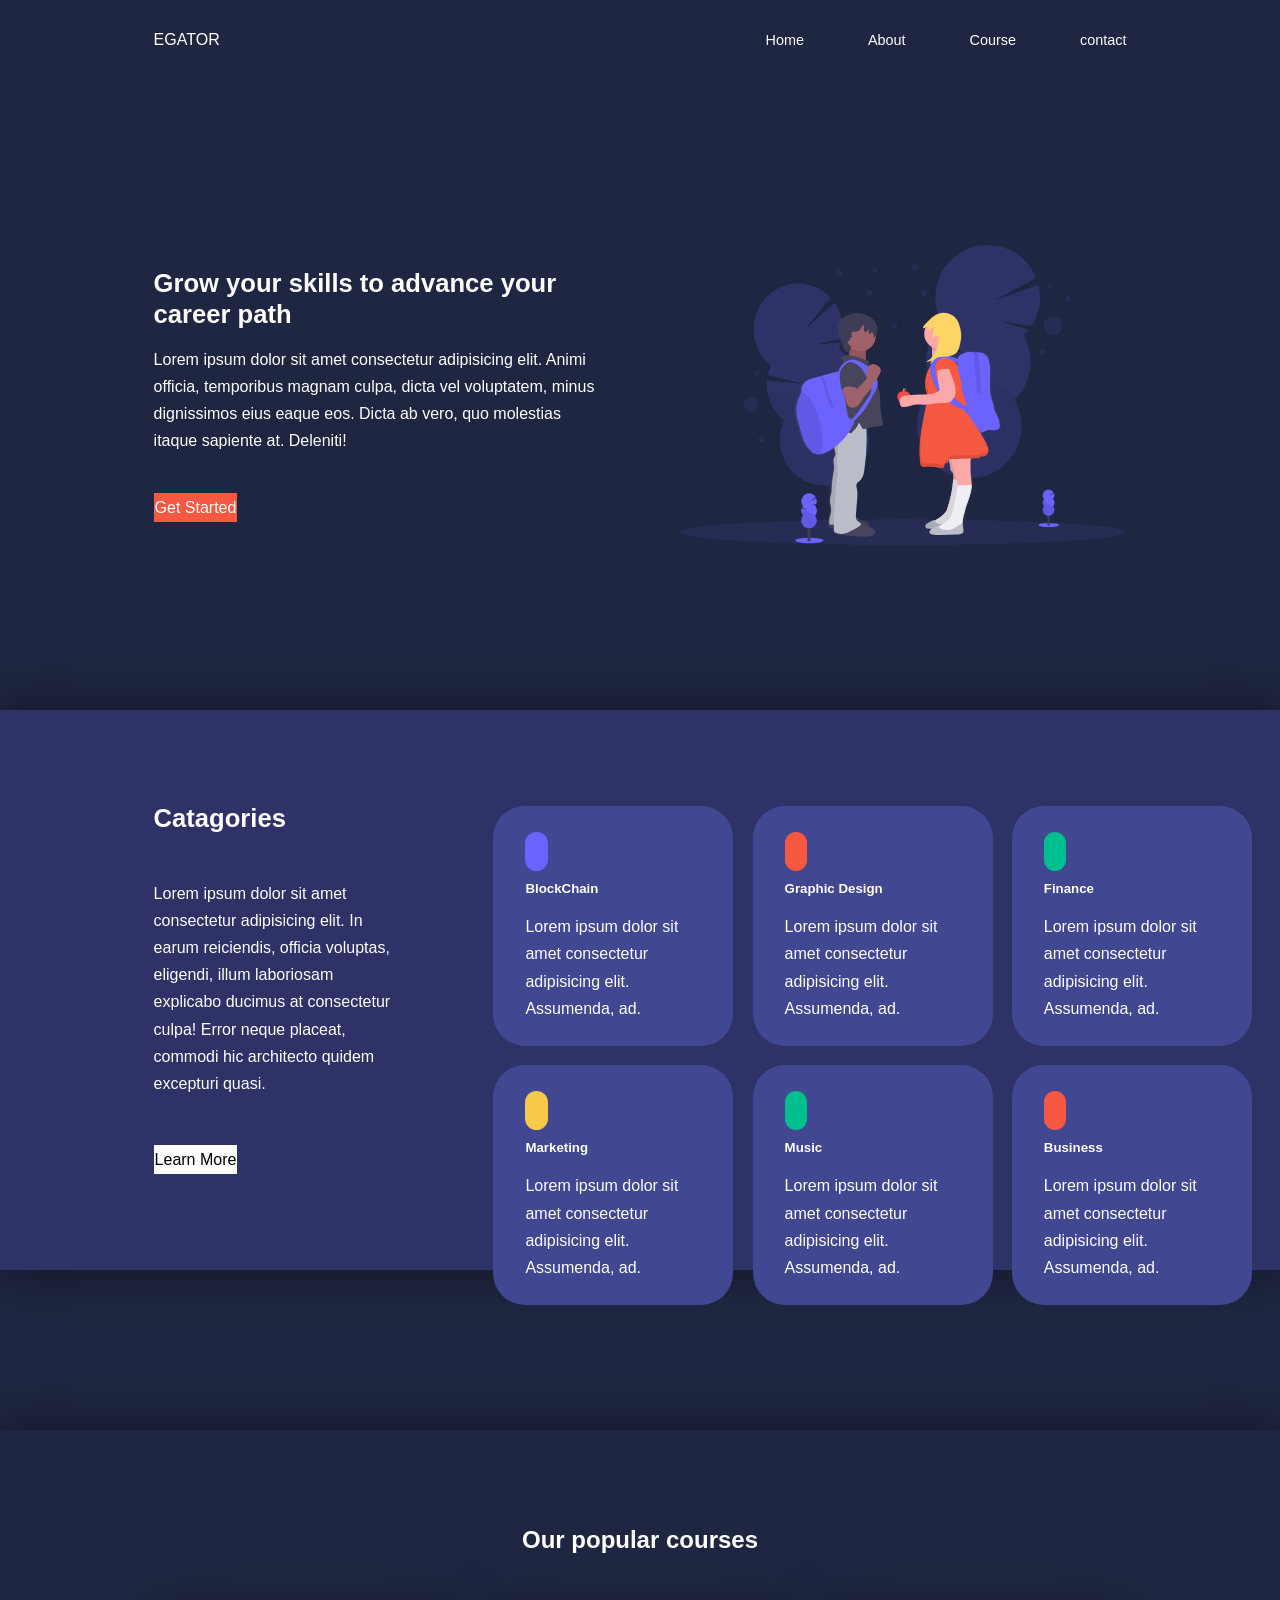
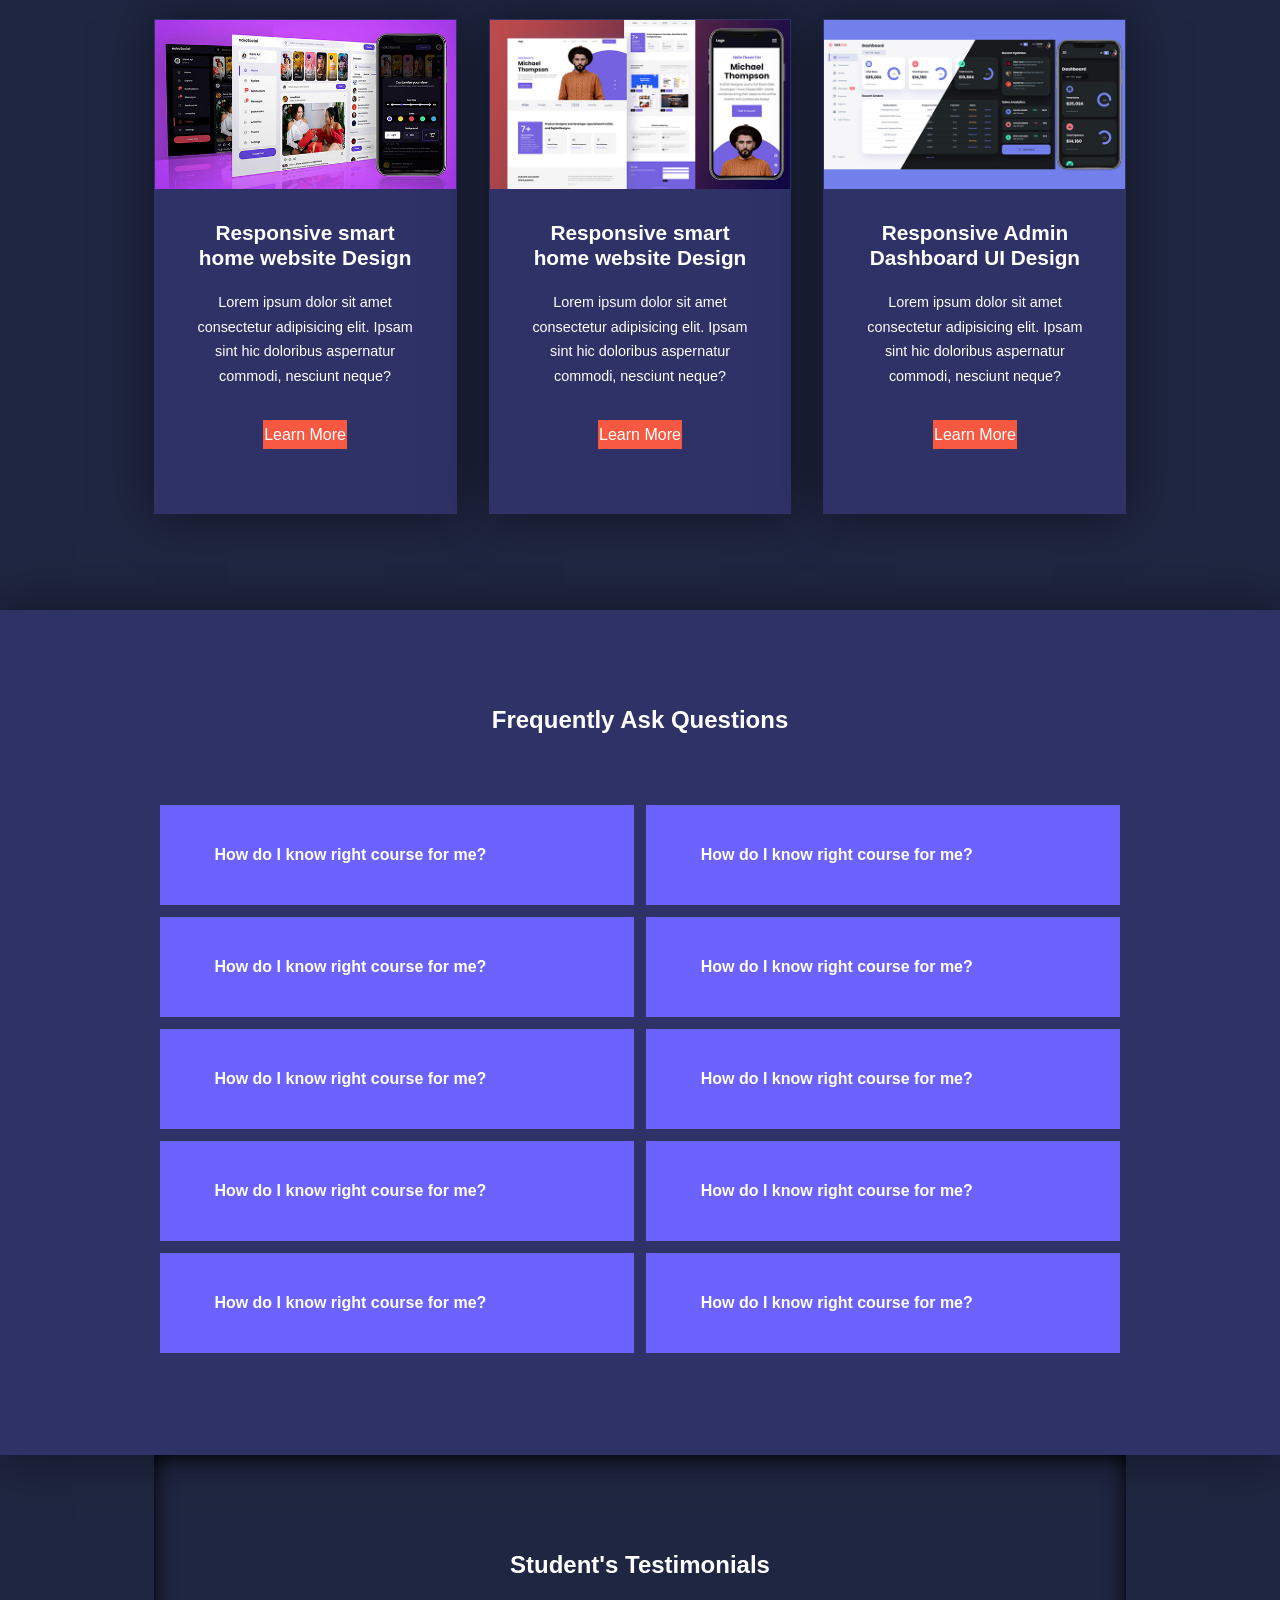
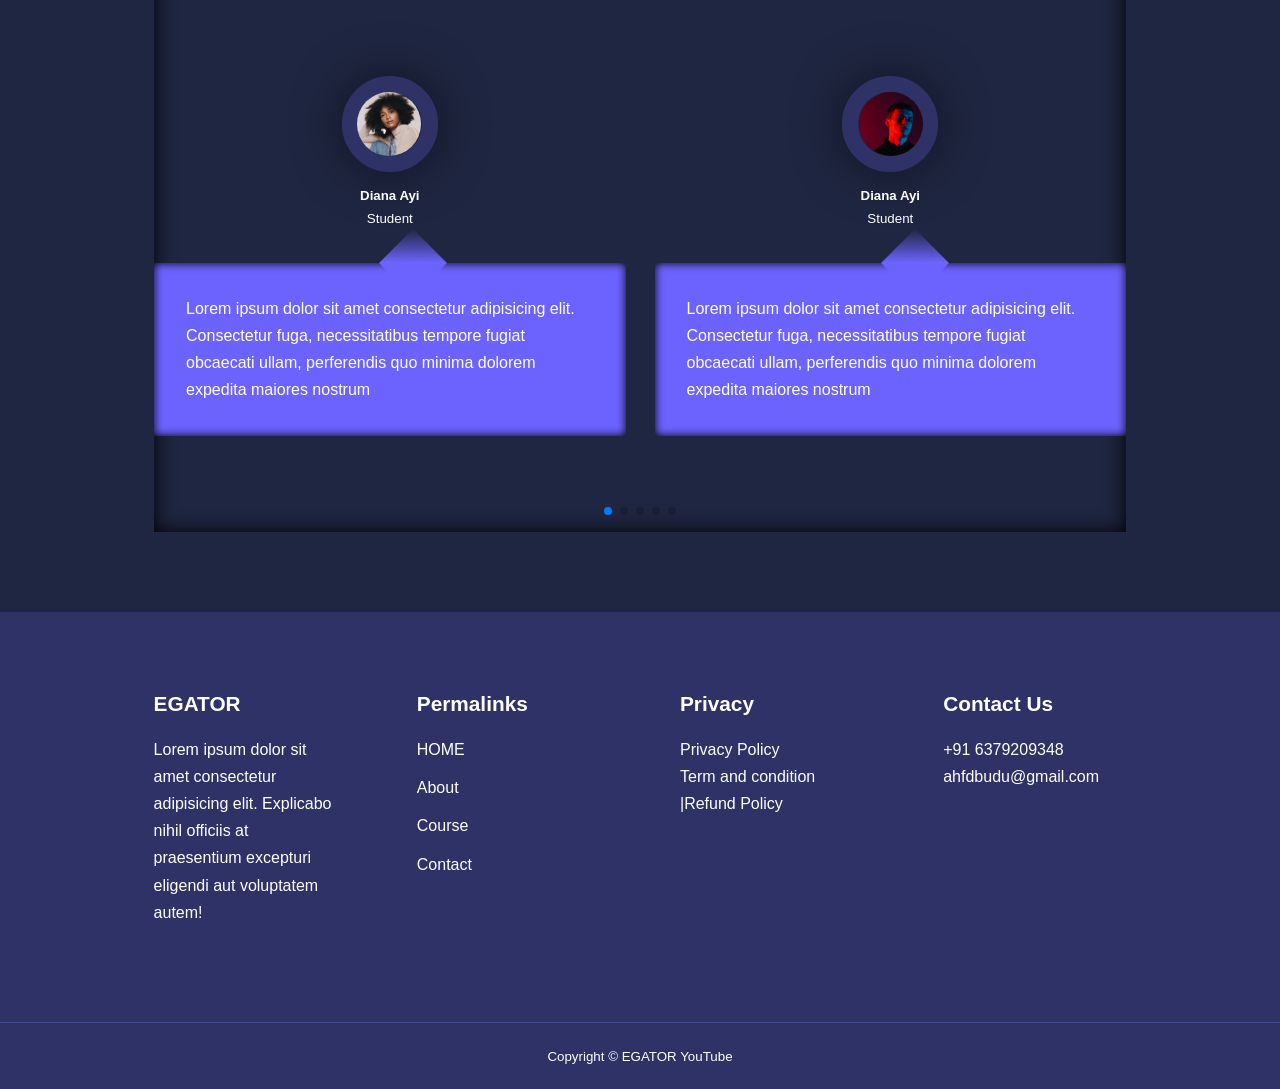
<file: index.html>
<!DOCTYPE html>
<html lang="en">

<head>
  <meta charset="UTF-8">
  <meta http-equiv="X-UA-Compatible" content="IE=edge">
  <meta name="viewport" content="width=device-width, initial-scale=1.0">
  <title>EUCATIONAL SITE</title>

  <!-- iconscout cdn -->
  <link rel="stylesheet" href="https://unicons.iconscout.com/release/v4.0.0/css/line.css">

  <!-- --google fonts -->
  <link rel="preconnect" href="https://fonts.googleapis.com">
  <link rel="preconnect" href="https://fonts.gstatic.com" crossorigin>
    
  <link rel="stylesheet" href="css/style.css">

  <!-- -----------swiper js----------- -->
  <link rel="stylesheet" href="https://cdn.jsdelivr.net/npm/swiper@9/swiper-bundle.min.css" />


</head>

<body>
  <nav>
    <div class="container nav_container">
      <a href="index.html">EGATOR</a>
      <ul class="nav_menu">
        <li><a href="index.html">Home</a></li>
        <li><a href="about.html">About</a></li>
        <li><a href="course.html">Course</a></li>
        <li><a href="contact.html">contact</a></li>
      </ul>
      <button id="open-menu-btn"><i class="uil uil-bars"></i></button>
      <button id="colse-menu-btn"><i class="uil uil-multiply"></i></button>
    </div>
  </nav>
  <!-- End of NavBar -->

  <header>
    <div class="container header_container">

      <div class="header_left">
        <h1>Grow your skills to advance your career path</h1>
        <p>
          Lorem ipsum dolor sit amet consectetur adipisicing elit. Animi officia, temporibus magnam culpa, dicta vel
          voluptatem, minus dignissimos eius eaque eos. Dicta ab vero, quo molestias itaque sapiente at. Deleniti!
        </p>
        <a href="course.html" class="btn btn-primary">Get Started</a>
      </div>

      <div class="header_right">
        <div class="header_right-image">
          <img src="./images/header.svg" alt="">
        </div>
      </div>

    </div>
  </header>

  <!-- End of Header -->



  <section class="categories">
    <div class="container categories_container">
      <div class="categories_left">
        <h1>Catagories</h1>
        <p>Lorem ipsum dolor sit amet consectetur adipisicing elit. In earum reiciendis, officia voluptas, eligendi,
          illum laboriosam explicabo ducimus at consectetur culpa! Error neque placeat, commodi hic architecto quidem

          excepturi quasi.</p>
        <a href="#" class="btn">Learn More</a>
      </div>

      <div class="categories_right">

        <article class="category">
          <span class="category_icon"><i class="uil uil-bitcoin-circle"></i></span>
          <h5>BlockChain</h5>
          <p>Lorem ipsum dolor sit amet consectetur adipisicing elit. Assumenda, ad.</p>
        </article>

        <article class="category">
          <span class="category_icon"><i class="uil uil-palette"></i></span>
          <h5>Graphic Design</h5>
          <p>Lorem ipsum dolor sit amet consectetur adipisicing elit. Assumenda, ad.</p>
        </article>

        <article class="category">
          <span class="category_icon"><i class="uil uil-usd-circle"></i></span>
          <h5>Finance</h5>
          <p>Lorem ipsum dolor sit amet consectetur adipisicing elit. Assumenda, ad.</p>
        </article>

        <article class="category">
          <span class="category_icon"><i class="uil uil-megaphone"></i></span>
          <h5>Marketing</h5>
          <p>Lorem ipsum dolor sit amet consectetur adipisicing elit. Assumenda, ad.</p>
        </article>

        <article class="category">
          <span class="category_icon"><i class="uil uil-music"></i></span>
          <h5>Music</h5>
          <p>Lorem ipsum dolor sit amet consectetur adipisicing elit. Assumenda, ad.</p>
        </article>

        <article class="category">
          <span class="category_icon"><i class="uil uil-puzzle-piece"></i></span>
          <h5>Business</h5>
          <p>Lorem ipsum dolor sit amet consectetur adipisicing elit. Assumenda, ad.</p>
        </article>

      </div>
    </div>
  </section>
  <!-- -------------------end of catagory section-------------------------- -->



  <section class="courses">
    <h2>Our popular courses</h2>
    <div class="container courses_container">
      <article class="course">
        <div class="course_image">
          <img src="./images/course1.jpg" alt="">
        </div>
        <div class="course_info">
          <h4>Responsive smart home website Design </h4>
          <p>Lorem ipsum dolor sit amet consectetur adipisicing elit. Ipsam sint hic doloribus aspernatur commodi,
            nesciunt neque?
          </p>
          <a href="course.html" class="btn btn-primary">Learn More</a>
        </div>
      </article>
      <article class="course">
        <div class="course_image">
          <img src="./images/course2.jpg" alt="">
        </div>
        <div class="course_info">
          <h4>Responsive smart home website Design </h4>
          <p>Lorem ipsum dolor sit amet consectetur adipisicing elit. Ipsam sint hic doloribus aspernatur commodi,
            nesciunt neque?
          </p>
          <a href="course.html" class="btn btn-primary">Learn More</a>
        </div>
      </article>
      <article class="course">
        <div class="course_image">
          <img src="./images/course3.jpg" alt="">
        </div>
        <div class="course_info">
          <h4>Responsive Admin Dashboard UI Design </h4>
          <p>Lorem ipsum dolor sit amet consectetur adipisicing elit. Ipsam sint hic doloribus aspernatur commodi,
            nesciunt neque?
          </p>
          <a href="course.html" class="btn btn-primary">Learn More</a>
        </div>

      </article>

    </div>
  </section>


  <!-- -------------------end of courses section-------------------------- -->

  <section class="faqs">
    <h2>Frequently Ask Questions</h2>
    <div class="container faqs_container">

      <article class="faq">
        <div class="faq_icon"><i class="uil uil-plus"></i></div>
        <div class="question_answer">
          <h4>How do I know right course for me?</h4>
          <p>Lorem ipsum dolor sit amet consectetur adipisicing elit. Autem debitis sed blanditiis harum facere esse
            deleniti voluptatem adipisci. Deserunt quo eligendi quos fugiat temporibus repudiandae ut fugit doloremque
            sit culpa?
          </p>
        </div>
      </article>

      <article class="faq">
        <div class="faq_icon"><i class="uil uil-plus"></i></div>
        <div class="question_answer">
          <h4>How do I know right course for me?</h4>
          <p>Lorem ipsum dolor sit amet consectetur adipisicing elit. Autem debitis sed blanditiis harum facere esse
            deleniti voluptatem adipisci. Deserunt quo eligendi quos fugiat temporibus repudiandae ut fugit doloremque
            sit culpa?
          </p>
        </div>
      </article>
      <article class="faq">
        <div class="faq_icon"><i class="uil uil-plus"></i></div>
        <div class="question_answer">
          <h4>How do I know right course for me?</h4>
          <p>Lorem ipsum dolor sit amet consectetur adipisicing elit. Autem debitis sed blanditiis harum facere esse
            deleniti voluptatem adipisci. Deserunt quo eligendi quos fugiat temporibus repudiandae ut fugit doloremque
            sit culpa?
          </p>
        </div>
      </article>

      <article class="faq">
        <div class="faq_icon"><i class="uil uil-plus"></i></div>
        <div class="question_answer">
          <h4>How do I know right course for me?</h4>
          <p>Lorem ipsum dolor sit amet consectetur adipisicing elit. Autem debitis sed blanditiis harum facere esse
            deleniti voluptatem adipisci. Deserunt quo eligendi quos fugiat temporibus repudiandae ut fugit doloremque
            sit culpa?
          </p>
        </div>
      </article>

      <article class="faq">
        <div class="faq_icon"><i class="uil uil-plus"></i></div>
        <div class="question_answer">
          <h4>How do I know right course for me?</h4>
          <p>Lorem ipsum dolor sit amet consectetur adipisicing elit. Autem debitis sed blanditiis harum facere esse
            deleniti voluptatem adipisci. Deserunt quo eligendi quos fugiat temporibus repudiandae ut fugit doloremque
            sit culpa?
          </p>
        </div>
      </article>

      <article class="faq">
        <div class="faq_icon"><i class="uil uil-plus"></i></div>
        <div class="question_answer">
          <h4>How do I know right course for me?</h4>
          <p>Lorem ipsum dolor sit amet consectetur adipisicing elit. Autem debitis sed blanditiis harum facere esse
            deleniti voluptatem adipisci. Deserunt quo eligendi quos fugiat temporibus repudiandae ut fugit doloremque
            sit culpa?
          </p>
        </div>
      </article>

      <article class="faq">
        <div class="faq_icon"><i class="uil uil-plus"></i></div>
        <div class="question_answer">
          <h4>How do I know right course for me?</h4>
          <p>Lorem ipsum dolor sit amet consectetur adipisicing elit. Autem debitis sed blanditiis harum facere esse
            deleniti voluptatem adipisci. Deserunt quo eligendi quos fugiat temporibus repudiandae ut fugit doloremque
            sit culpa?
          </p>
        </div>
      </article>

      <article class="faq">
        <div class="faq_icon"><i class="uil uil-plus"></i></div>
        <div class="question_answer">
          <h4>How do I know right course for me?</h4>
          <p>Lorem ipsum dolor sit amet consectetur adipisicing elit. Autem debitis sed blanditiis harum facere esse
            deleniti voluptatem adipisci. Deserunt quo eligendi quos fugiat temporibus repudiandae ut fugit doloremque
            sit culpa?
          </p>
        </div>
      </article>

      <article class="faq">
        <div class="faq_icon"><i class="uil uil-plus"></i></div>
        <div class="question_answer">
          <h4>How do I know right course for me?</h4>
          <p>Lorem ipsum dolor sit amet consectetur adipisicing elit. Autem debitis sed blanditiis harum facere esse
            deleniti voluptatem adipisci. Deserunt quo eligendi quos fugiat temporibus repudiandae ut fugit doloremque
            sit culpa?
          </p>
        </div>
      </article>

      <article class="faq">
        <div class="faq_icon"><i class="uil uil-plus"></i></div>
        <div class="question_answer">
          <h4>How do I know right course for me?</h4>
          <p>Lorem ipsum dolor sit amet consectetur adipisicing elit. Autem debitis sed blanditiis harum facere esse
            deleniti voluptatem adipisci. Deserunt quo eligendi quos fugiat temporibus repudiandae ut fugit doloremque
            sit culpa?
          </p>
        </div>
      </article>
    </div>
  </section>

  <!-- -------------------end of FAQ section-------------------------- -->

  <section class="container testimonials_container mySwiper">
    <h2>Student's Testimonials</h2>
    <div class="swiper-wrapper">
      <article class="testimonial swiper-slide">
        <div class="avatar">
          <img src="./images/avatar1.jpg" alt="">
        </div>
        <div class="testimonial_info">
          <h5>Diana Ayi</h5>
          <small>Student</small>
        </div>
        <div class="testimonial_body">
          <p>
            Lorem ipsum dolor sit amet consectetur adipisicing elit. Consectetur fuga, necessitatibus tempore fugiat
            obcaecati ullam, perferendis quo minima dolorem expedita maiores nostrum
          </p>
        </div>
      </article>

      <article class="testimonial swiper-slide">
        <div class="avatar">
          <img src="./images/avatar2.jpg" alt="">
        </div>
        <div class="testimonial_info">
          <h5>Diana Ayi</h5>
          <small>Student</small>
        </div>
        <div class="testimonial_body">
          <p>
            Lorem ipsum dolor sit amet consectetur adipisicing elit. Consectetur fuga, necessitatibus tempore fugiat
            obcaecati ullam, perferendis quo minima dolorem expedita maiores nostrum
          </p>
        </div>
      </article>

      <article class="testimonial swiper-slide">
        <div class="avatar">
          <img src="./images/avatar3.jpg" alt="">
        </div>
        <div class="testimonial_info">
          <h5>Diana Ayi</h5>
          <small>Student</small>
        </div>
        <div class="testimonial_body">
          <p>
            Lorem ipsum dolor sit amet consectetur adipisicing elit. Consectetur fuga, necessitatibus tempore fugiat
            obcaecati ullam, perferendis quo minima dolorem expedita maiores nostrum
          </p>
        </div>
      </article>

      <article class="testimonial swiper-slide">
        <div class="avatar">
          <img src="./images/avatar4.jpg" alt="">
        </div>
        <div class="testimonial_info">
          <h5>Diana Ayi</h5>
          <small>Student</small>
        </div>
        <div class="testimonial_body">
          <p>
            Lorem ipsum dolor sit amet consectetur adipisicing elit. Consectetur fuga, necessitatibus tempore fugiat
            obcaecati ullam, perferendis quo minima dolorem expedita maiores nostrum
          </p>
        </div>
      </article>

      <article class="testimonial swiper-slide">
        <div class="avatar">
          <img src="./images/avatar5.jpg" alt="">
        </div>
        <div class="testimonial_info">
          <h5>Diana Ayi</h5>
          <small>Student</small>
        </div>
        <div class="testimonial_body">
          <p>
            Lorem ipsum dolor sit amet consectetur adipisicing elit. Consectetur fuga, necessitatibus tempore fugiat
            obcaecati ullam, perferendis quo minima dolorem expedita maiores nostrum
          </p>
        </div>
      </article>

      <article class="testimonial swiper-slide">
        <div class="avatar">
          <img src="./images/avatar6.jpg" alt="">
        </div>
        <div class="testimonial_info">
          <h5>Diana Ayi</h5>
          <small>Student</small>
        </div>
        <div class="testimonial_body">
          <p>
            Lorem ipsum dolor sit amet consectetur adipisicing elit. Consectetur fuga, necessitatibus tempore fugiat
            obcaecati ullam, perferendis quo minima dolorem expedita maiores nostrum
          </p>
        </div>
      </article>

    </div>
    <div class="swiper-pagination"></div>
  </section>

  <!-- ------------------end of testimonial section---------------- -->

  <footer class="footer">
    <div class="container footer_container">

      <div class="footer_1">
        <a href="index.html" class="footer_logo">
          <h4>EGATOR</h4>
        </a>
        <p>Lorem ipsum dolor sit amet consectetur adipisicing elit. Explicabo nihil officiis at praesentium excepturi
          eligendi aut voluptatem autem! </p>
      </div>

      <div class="footer_2">
        <h4>Permalinks</h4>
        <ul class="permalinks">
          <li><a href="index.html">HOME</a></li>
          <li><a href="about.html">About</a></li>
          <li><a href="course.html">Course</a></li>
          <li><a href="contact.html">Contact</a></li>
        </ul>
      </div>

      <div class="footer_3">
        <h4>Privacy</h4>
        <li><a href="#">Privacy Policy</a></li>
        <li><a href="#">Term and condition</a></li>
        <li><a href="#">|Refund Policy</a></li>
      </div>

      <div class="footer_4">
        <h4>Contact Us</h4>
        
        <div>
          <p>+91 6379209348</p>
          <p>ahfdbudu@gmail.com</p>
        </div>

        <ul class="footer_social">

          <li>
            <a href="#"><i class="uil uil-facebook"></i></a>
          </li>

          <li>
            <a href="#"><i class="uil uil-instagram-alt"></i></a>
          </li>

          <li>
            <a href="#"><i class="uil uil-twitter-alt"></i></a>
          </li>

          <li>
            <a href="#"><i class="uil uil-linkedin-alt"></i></a>
          </li>

        </ul>
      </div>

    </div>
    <div class="footer_copyright">
      <small>Copyright &copy; EGATOR YouTube</small>
    </div>

  </footer>

  <!-- -----------------------------End of the foote section------------------------------------- -->




  <script src="https://cdn.jsdelivr.net/npm/swiper@9/swiper-bundle.min.js"></script>
  <script src="./script.js"></script>


</body>

</html>
</file>
<file: css/style.css>
* {
    margin: 0;
    padding: 0;
    border: 0;
    outline: 0;
    text-decoration: none;
    list-style: none;
    box-sizing: border-box;
}

:root {
    --color-primary: #6c63ff;
    --color-success: #00bf8e;
    --color-warning: #f7c94b;
    --color-danger: #f75842;
    --color-danger-variant: rgba(247, 88, 66, 0.4);
    --color-white: #fff;
    --color-light: #dffbff;
    --color-black: #000;
    --color-bg: #1f2641;
    --color-bg1: #2e3267;
    --color-bg2:#424792;

    --container-width-lg: 76%;
    --container-width-md: 90%;
    --container-width-sm: 94%;

    --transition: all 400ms ease;
    --transition1: all 900ms ease;
}

body {
    font-family: 'Montserrat', sans-serif;
    line-height: 1.7;
    color: var(--color-white);
    background: var(--color-bg);
}

.container {
    width: var(--container-width-lg);
    margin: 0 auto;
}

section {
    padding: 6rem 0;
}

section h2 {
    text-align: center;
    margin-bottom: 4rem;
}

h1,
h2,
h3,
h4,
h5 {
    line-height: 1.2;
}

h1 {
    font-size: 1.6rem;
}

h4 {
    font-size: 1.3rem;
}

a {
    color: #fff;
}

img {
    width: 100%;
    display: block;
    object-fit: cover;

}

.btn {
    display: inline-block;
    background: var(--color-white);
    color: var(--color-black);
    border: 1px solid transparent;
    font-weight: 500;
    transition: var(--transition);
}

.btn:hover {
    background: transparent;
    color: var(--color-white);
    border-color: var(--color-white);
}

.btn-primary {
    background-color: var(--color-danger);
    color: var(--color-white);
}

/* -----------nav bar------------- */
nav {
    background-color: transparent;
    width: 100vw;
    height: 5rem;
    position: fixed;
    top: 0;
    z-index: 11;
}

/* change navbar styles on scroll using java script  */
.window-scroll {
    transition: var(--transition1);
    background: var(--color-primary);
    box-shadow: 0 1rem 2rem rgba(0, 0, 0, 0.2);
}

.nav_container {
    height: 100%;
    display: flex;
    justify-content: space-between;
    align-items: center;

}

nav button {
    display: none;
}

.nav_menu {
    display: flex;
    align-items: center;
    gap: 4rem;
}

.nav_menu a {
    font-size: 0.9rem;
    transition: var(--transition);
}

.nav_menu a:hover {
    color: var(--color-bg2);
}

/* ---------------HEADER------------- */

header {
    position: relative;
    top: 5rem;
    overflow: hidden;
    height: 70vh;
    margin-bottom: 5rem;
}

.header_container {
    display: grid;
    grid-template-columns: 1fr 1fr;
    align-items: center;
    gap: 5rem;
    height: 100%;
}

.header_left p {
    margin: 1rem 0 2.4rem;
}

/* ---------------Categories------------- */

.categories {
    background: var(--color-bg1);
    height: 35rem;
    
    box-shadow: 0 0 3rem rgba(0, 0, 0, 0.5);
}

.categories h1 {
    line-height: 1;
    margin-bottom: 3rem;
}

.categories_container {
    display: grid;
    grid-template-columns: 30% 70%;
    gap: 3rem;

}

.categories_left {
    margin: 0 3rem 0 0;

}

.categories_left p {
    margin: 1rem 0 3rem;
}

.categories_right {
    display: grid;
    grid-template-columns: repeat(3, 1fr);
    gap: 1.2rem;
    margin-right: 2rem;
    
}

.category {
    background: var(--color-bg2);
    padding: 2rem;
    border-radius: 2rem;
  
    transition: var(--transition);
    height: 15rem;
    width: 15rem;
    box-sizing: border-box;

}

.category:hover {
    box-shadow: 0 3rem 3rem rgba(0, 0, 0, 0.4);
}

.category:nth-child(2) .category_icon {
    background: var(--color-danger);
}

.category:nth-child(3) .category_icon {
    background: var(--color-success);
}

.category:nth-child(4) .category_icon {
    background: var(--color-warning);
}

.category:nth-child(5) .category_icon {
    background: var(--color-success);
}

.category:nth-child(6) .category_icon {
    background: var(--color-danger);
}

.category_icon {
    background: var(--color-primary);
    padding: 0.7em;
    border-radius: 0.9rem;
}

.category h5 {
    margin: 1rem 1rem 1rem 0;
}


/* --------------courses------------- */

.courses {
    margin-top: 10rem;

    box-shadow: 0 0 3rem rgba(0, 0, 0, 0.5);
}

.courses_container {
    display: grid;
    grid-template-columns: repeat(3, 1fr);
    gap: 2rem;
    
}

.course {
   
    background: var(--color-bg1);
    text-align: center;
    border: 1px solid transparent;
    box-shadow: 0 0 3rem rgba(0, 0, 0, 0.5);
}

.course:hover {
    background: transparent;
    border-color: var(--color-primary);
}

.course_info {
    padding: 2rem;
}

.course_info p {
    margin: 1.2rem 0 2rem;
    font-size: 0.9rem;
}

.course a {
    margin-bottom: 2rem;
}


/* --------------FAQ------------- */


.faqs {
    background: var(--color-bg1);
    box-shadow: 0 0 3rem rgba(0, 0, 0, 0.5);
}

.faqs_container {
    display: grid;
    grid-template-columns: 1fr 1fr;
}

.faq {
    padding: 2rem;
    margin: 0.4rem;
    display: flex;
    align-items: center;
    gap: 1.4rem;
    height: fit-content;
    background: var(--color-primary);
    cursor: pointer;
    transition: var(--transition);
}

.faq:hover {
    box-shadow: 0 0 10rem rgba(0, 0, 0, 0.5);

}

.faq h4 {
    font-size: 1rem;
    line-height: 2.2;
}

.faq_icon {
    align-self: flex-start;
    font-size: 1.2rem;
}

.faq p {
    margin-top: 0.8rem;
    display: none;
}

.faq.open p {
    display: block;
}



/* -----------------TESTIMONIALS------------------- */

.testimonials_container {
    overflow-x: hidden;
    position: relative;
    margin-bottom: 5rem;
    box-shadow: inset 0 0 20px #000000;
    
}

.testimonial {
    padding-top: 2rem;
}

.avatar {
    width: 6rem;
    height: 6rem;
    border-radius: 50%;
    overflow: hidden;
    margin: 0 auto 1rem;
    border: 1rem solid var(--color-bg1);
    box-shadow: 0 0 3rem rgba(0, 0, 0, 0.5);
}

.testimonial_info {
    text-align: center;
}

.testimonial_body {
    background: var(--color-primary);
    padding: 2rem;
    position: relative;
    margin-top: 2rem;
    box-shadow: inset 0 0 10px #000000;
}

.testimonial_body::before {
    content: "";
    display: block;

    background: linear-gradient(135deg,
            transparent,
            var(--color-primary),
            var(--color-primary));
    width: 3rem;
    height: 3rem;
    position: absolute;
    left: 50%;
    top: -1.5rem;
    transform: rotate(45deg);
}

/* --------------------------------Foooter------------------------ */


.footer {
    background: var(--color-bg1);
    padding-top: 5rem;

}


.footer_container {
    display: grid;
    grid-template-columns: repeat(4, 1fr);
    gap: 5rem;
}

.footer_container>div h4 {
    margin-bottom: 1.2rem;
}

.footer_1 p {
    margin: 0 0 2rem;
}

.footer ul li {
    margin-bottom: 0.7rem;
}

footer ul li a:hover {
    text-decoration: underline;
}

.footer_social {
    display: flex;
    gap: 1rem;
    font-size: 1.2rem;
    margin-top: 2rem;
}

.footer_copyright {
    text-align: center;
    margin-top: 4rem;
    padding: 1.2rem 0;
    border-top: 1px solid var(--color-bg2);
}

/* --------------------------Media Queries (Tablets)------------------ */

@media screen and (max-width: 1024px) {
    .container {
        width: var(--container-width-md);
    }

    h1 {
        font-size: 2.2rem;
    }

    h2 {
        font-size: 1.7rem;
    }

    h3 {
        font-size: 1.4rem;
    }

    h4 {
        font-size: 1.2rem;
    }

    /* -----------------navBar-------------- */
    nav button {
        display: inline-block;
        background: transparent;
        font-size: 1.6rem;
        color: var(--color-white);
        cursor: pointer;
    }

    nav button#colse-menu-btn{
        display: none;
    }

    .nav_menu {
        position: fixed;
        display: flex;
        top: 5rem;
        right: 5%;
        height: fit-content;
        width: 18rem;
        flex-direction: column;
        gap: 0;
    }

    .nav_menu li{
        width: 100%;
        height: 5.8rem;
    }


    .nav_menu li a{

        background: var(--color-primary);
        box-shadow: -4rem 6rem 10rem rgba(0, 0, 0, 0.6);
        width: 100%;
        height: 100%;
        display:grid;
        place-items: center;
    }
    .nav_menu li a:hover {
        background: var(--color-bg2) ;
        color: var(--color-white);
    }






    

}
</file>
